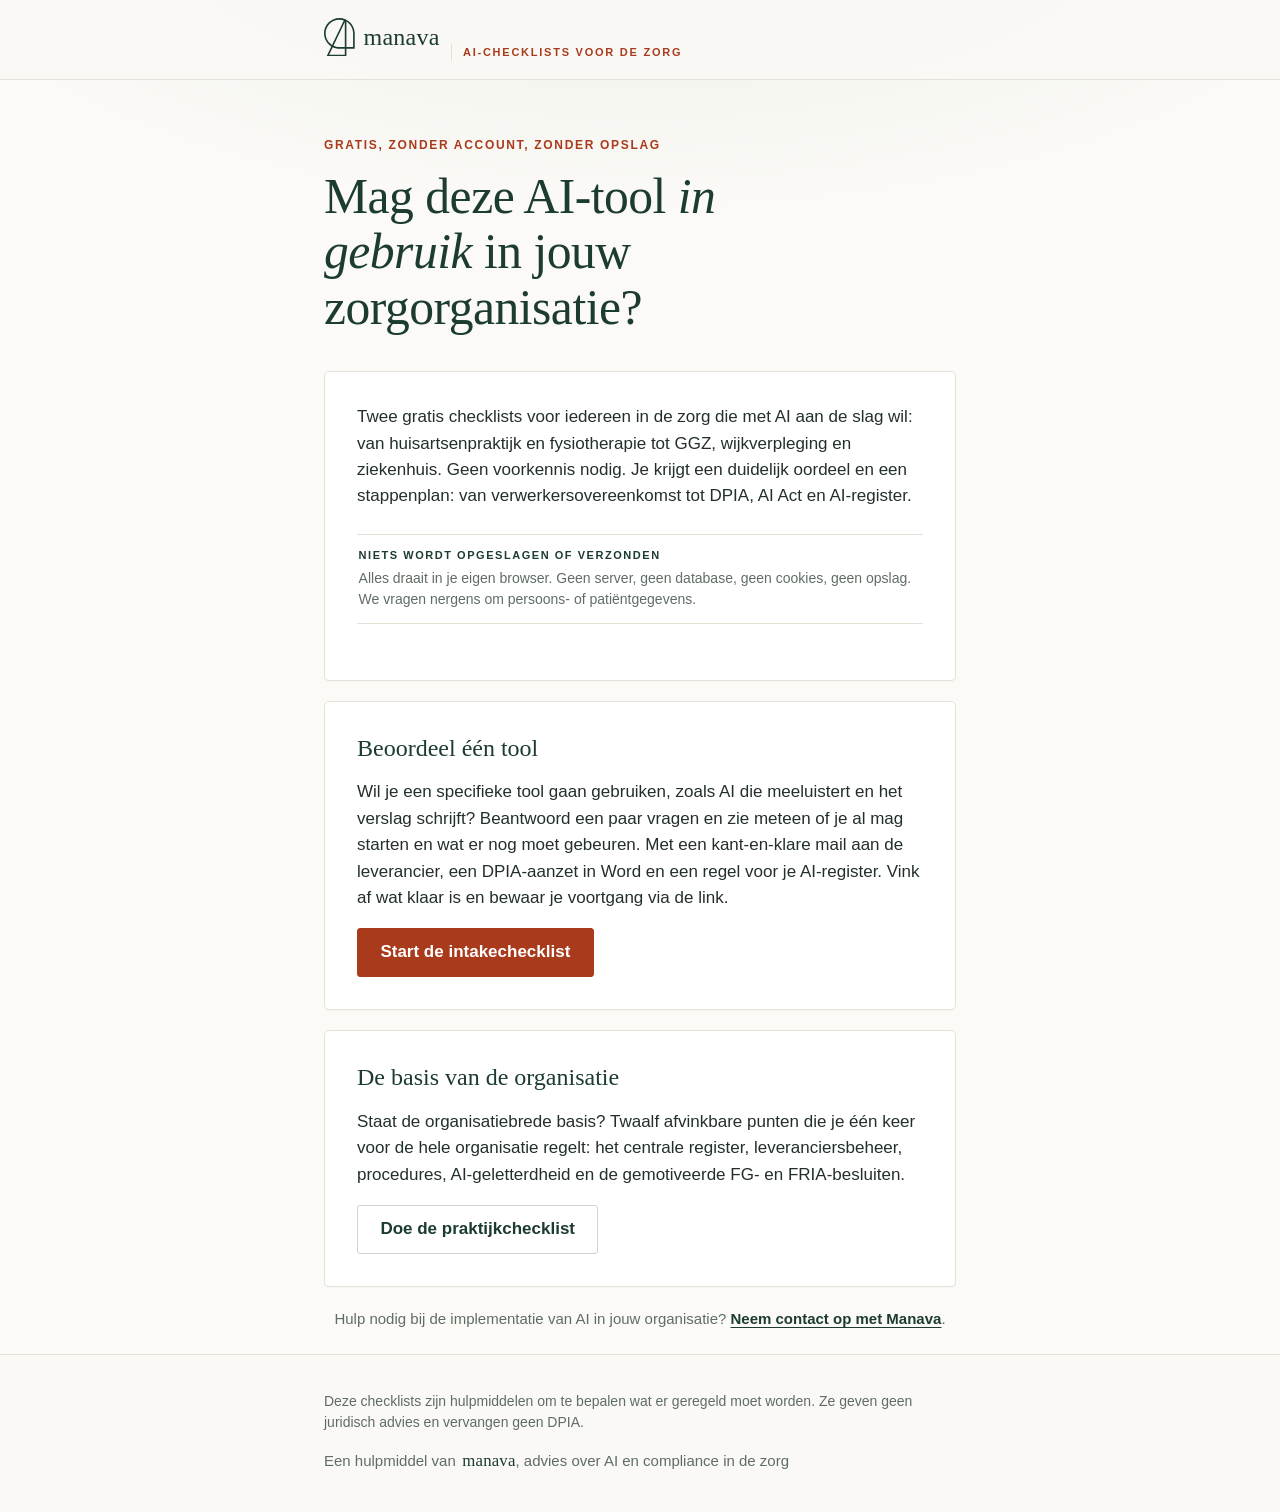
<file: index.html>
<!DOCTYPE html>
<html lang="nl">
<head>
  <meta charset="utf-8">
  <meta name="viewport" content="width=device-width, initial-scale=1">
  <meta name="description" content="Gratis AI-checklists voor de zorg: check of een AI-tool in gebruik mag en wat je moet regelen (AVG, verwerkersovereenkomst, DPIA, AI Act, AI-register). Voor huisartsen, GGZ, fysio, wijkverpleging en ziekenhuizen. Geen account, niets wordt opgeslagen.">
  <title>AI-checklists voor de zorg: AI verantwoord implementeren · Manava</title>
  <link rel="canonical" href="https://intake.manava.nl/">
  <link rel="icon" href="favicon.svg" type="image/svg+xml">
  <meta property="og:title" content="Mag deze AI-tool in gebruik in jouw zorgorganisatie?">
  <meta property="og:site_name" content="Manava">
  <meta property="og:description" content="Twee gratis checklists: een helder oordeel en een stappenplan per tool, plus de basis voor je hele organisatie. Geen account, niets wordt opgeslagen.">
  <meta property="og:image:width" content="1200">
  <meta property="og:image:height" content="630">
  <meta property="og:type" content="website">
  <meta property="og:url" content="https://intake.manava.nl/">
  <meta property="og:image" content="https://intake.manava.nl/og.png">
  <meta property="og:locale" content="nl_NL">
  <meta name="twitter:card" content="summary_large_image">
  <link rel="stylesheet" href="styles.css?v=5">
</head>
<body>
  <a class="skip-link" href="#main">Direct naar de inhoud</a>

  <header class="masthead">
    <div class="wrap masthead-inner">
      <a class="wordmark" href="https://www.manava.nl" rel="noopener"><svg class="logo-mark" viewBox="0 0 98.88 123.513" aria-hidden="true"><path fill="currentColor" d="M98.88,49.439C98.88,22.179,76.702,0,49.44,0S0,22.179,0,49.439c0,17.785,9.443,33.402,23.575,42.113l-15.311,31.96h63.905v-24.634h26.712v-49.44ZM66.925,93.636h-17.485c-6.794,0-13.234-1.544-18.991-4.296L66.925,13.203v80.433ZM5.244,49.439C5.244,25.07,25.07,5.244,49.44,5.244c5.017,0,9.836.852,14.334,2.399L25.857,86.79c-12.375-7.841-20.613-21.648-20.613-37.35ZM66.925,118.269H16.59l11.594-24.2c6.443,3.081,13.651,4.811,21.256,4.811h17.485v19.39ZM93.637,93.636h-21.468V11.553c12.851,7.738,21.468,21.824,21.468,37.887v44.196Z"/></svg><span>manava</span></a>
      <span class="masthead-tag">AI-checklists voor de zorg</span>
    </div>
  </header>

  <div class="hero">
    <div class="wrap">
      <p class="eyebrow">Gratis, zonder account, zonder opslag</p>
      <h1>Mag deze AI-tool <em>in gebruik</em> in jouw zorgorganisatie?</h1>
    </div>
  </div>

  <main id="main" class="wrap" tabindex="-1">

    <div class="card">
      <p class="lede">
        Twee gratis checklists voor iedereen in de zorg die met AI aan de slag
        wil: van huisartsenpraktijk en fysiotherapie tot GGZ, wijkverpleging en
        ziekenhuis. Geen voorkennis nodig. Je krijgt een duidelijk oordeel en een
        stappenplan: van verwerkersovereenkomst tot DPIA, AI Act en AI-register.
      </p>
      <div class="privacy-note" role="note">
        <strong>Niets wordt opgeslagen of verzonden</strong>
        Alles draait in je eigen browser. Geen server, geen database, geen
        cookies, geen opslag. We vragen nergens om persoons- of patiëntgegevens.
      </div>
    </div>

    <div class="card">
      <h2>Beoordeel één tool</h2>
      <p>
        Wil je een specifieke tool gaan gebruiken, zoals AI die meeluistert en
        het verslag schrijft? Beantwoord een paar vragen en zie meteen of je al
        mag starten en wat er nog moet gebeuren. Met een kant-en-klare mail aan
        de leverancier, een DPIA-aanzet in Word en een regel voor je AI-register.
        Vink af wat klaar is en bewaar je voortgang via de link.
      </p>
      <a class="btn btn-primary" href="intake.html">Start de intakechecklist</a>
    </div>

    <div class="card">
      <h2>De basis van de organisatie</h2>
      <p>
        Staat de organisatiebrede basis? Twaalf afvinkbare punten die je één keer
        voor de hele organisatie regelt: het centrale register, leveranciersbeheer,
        procedures, AI-geletterdheid en de gemotiveerde FG- en FRIA-besluiten.
      </p>
      <a class="btn btn-ghost" href="praktijk.html">Doe de praktijkchecklist</a>
    </div>

    <p class="advice-cta">
      Hulp nodig bij de implementatie van AI in jouw organisatie?
      <a href="https://www.manava.nl/#contact" rel="noopener">Neem contact op met Manava</a>.
    </p>

  </main>

  <footer class="site-footer">
    <div class="wrap">
      <p class="disclaimer">Deze checklists zijn hulpmiddelen om te bepalen wat er
      geregeld moet worden. Ze geven geen juridisch advies en vervangen geen DPIA.</p>
      <p class="attribution">Een hulpmiddel van <a class="wordmark wordmark-sm" href="https://www.manava.nl" rel="noopener">manava</a>, advies over AI en compliance in de zorg</p>
    </div>
  </footer>
</body>
</html>
</file>
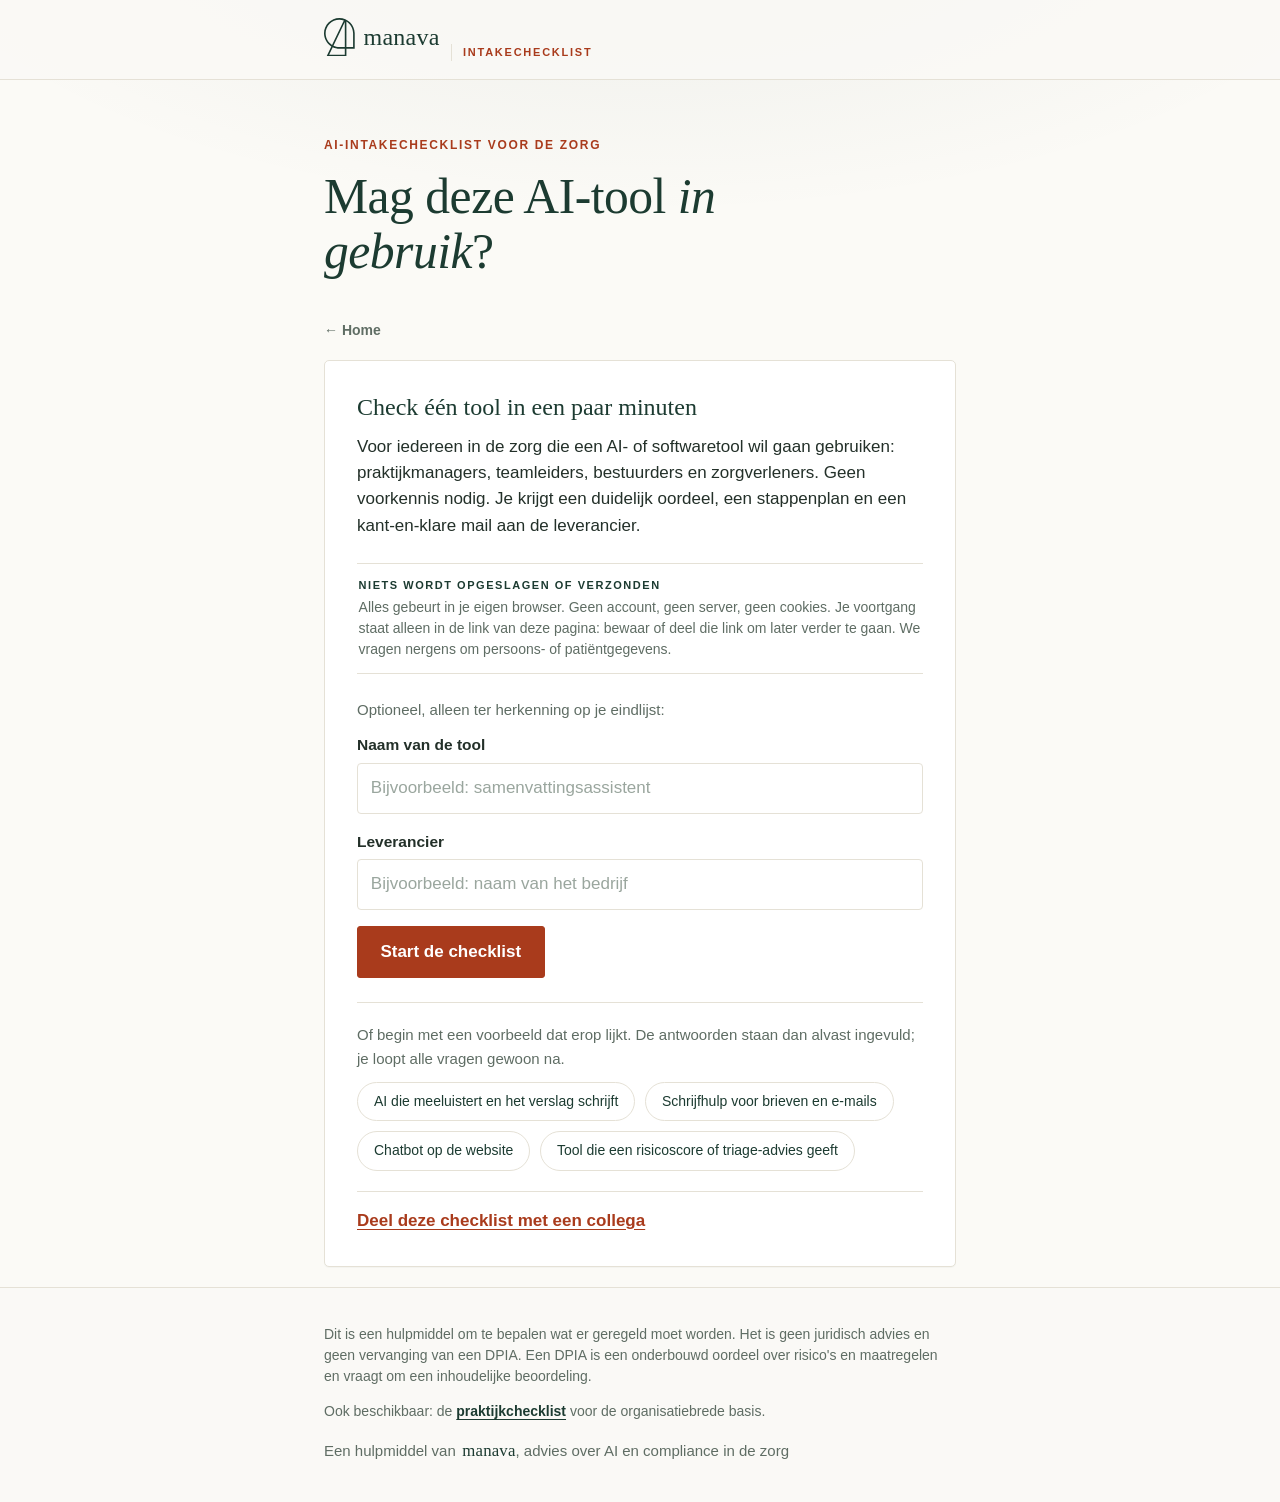
<file: intake.html>
<!DOCTYPE html>
<html lang="nl">
<head>
  <meta charset="utf-8">
  <meta name="viewport" content="width=device-width, initial-scale=1">
  <meta name="description" content="Mag deze AI-tool in gebruik in jouw zorgorganisatie? Gratis AI-intakechecklist: beantwoord een paar vragen en krijg een stappenplan, een mail aan de leverancier en een DPIA-aanzet. Geen account, niets wordt opgeslagen.">
  <title>AI-intakechecklist voor de zorg: mag deze tool in gebruik? · Manava</title>
  <link rel="icon" href="favicon.svg" type="image/svg+xml">
  <link rel="canonical" href="https://intake.manava.nl/intake.html">
  <meta name="theme-color" content="#fbfaf6">
  <meta property="og:site_name" content="Manava">
  <meta property="og:title" content="Mag deze AI-tool in gebruik in jouw zorgorganisatie?">
  <meta property="og:description" content="Gratis intake in een paar minuten: een helder oordeel, een stappenplan en een mail aan de leverancier. Geen account, niets wordt opgeslagen.">
  <meta property="og:type" content="website">
  <meta property="og:url" content="https://intake.manava.nl/intake.html">
  <meta property="og:image" content="https://intake.manava.nl/og.png">
  <meta property="og:image:width" content="1200">
  <meta property="og:image:height" content="630">
  <meta property="og:locale" content="nl_NL">
  <meta name="twitter:card" content="summary_large_image">
  <script type="application/ld+json">
  {
    "@context": "https://schema.org",
    "@type": "WebApplication",
    "name": "AI-intakechecklist voor de zorg",
    "url": "https://intake.manava.nl/intake.html",
    "applicationCategory": "BusinessApplication",
    "operatingSystem": "Webbrowser",
    "inLanguage": "nl",
    "isAccessibleForFree": true,
    "offers": {"@type": "Offer", "price": "0", "priceCurrency": "EUR"},
    "description": "Bepaal wat je moet regelen voordat een AI-tool in gebruik gaat in een zorgorganisatie: AVG, verwerkersovereenkomst, DPIA, AI Act en medische hulpmiddelen.",
    "publisher": {"@type": "Organization", "name": "Manava", "url": "https://www.manava.nl/"}
  }
  </script>
  <link rel="stylesheet" href="styles.css?v=5">
</head>
<body>
  <a class="skip-link" href="#main">Direct naar de inhoud</a>

  <header class="masthead">
    <div class="wrap masthead-inner">
      <a class="wordmark" href="https://www.manava.nl" rel="noopener"><svg class="logo-mark" viewBox="0 0 98.88 123.513" aria-hidden="true"><path fill="currentColor" d="M98.88,49.439C98.88,22.179,76.702,0,49.44,0S0,22.179,0,49.439c0,17.785,9.443,33.402,23.575,42.113l-15.311,31.96h63.905v-24.634h26.712v-49.44ZM66.925,93.636h-17.485c-6.794,0-13.234-1.544-18.991-4.296L66.925,13.203v80.433ZM5.244,49.439C5.244,25.07,25.07,5.244,49.44,5.244c5.017,0,9.836.852,14.334,2.399L25.857,86.79c-12.375-7.841-20.613-21.648-20.613-37.35ZM66.925,118.269H16.59l11.594-24.2c6.443,3.081,13.651,4.811,21.256,4.811h17.485v19.39ZM93.637,93.636h-21.468V11.553c12.851,7.738,21.468,21.824,21.468,37.887v44.196Z"/></svg><span>manava</span></a>
      <span class="masthead-tag">intakechecklist</span>
    </div>
  </header>

  <div class="hero">
    <div class="wrap">
      <p class="eyebrow">AI-intakechecklist voor de zorg</p>
      <h1>Mag deze AI-tool <em>in gebruik</em>?</h1>
    </div>
  </div>

  <main id="main" class="wrap" tabindex="-1">

    <div class="topnav no-print">
      <a class="btn-back-link" id="link-home" href="./">&larr; Home</a>
      <button type="button" id="btn-restart-top" class="btn-back-link" hidden>&larr; Opnieuw beginnen</button>
    </div>

    <!-- ============ STARTSCHERM ============ -->
    <section id="screen-start" class="screen card" aria-labelledby="start-title">
      <h2 id="start-title">Check één tool in een paar minuten</h2>
      <p class="lede">
        Voor iedereen in de zorg die een AI- of softwaretool wil gaan gebruiken:
        praktijkmanagers, teamleiders, bestuurders en zorgverleners. Geen
        voorkennis nodig. Je krijgt een duidelijk oordeel, een stappenplan en een
        kant-en-klare mail aan de leverancier.
      </p>

      <div class="privacy-note" role="note">
        <strong>Niets wordt opgeslagen of verzonden</strong>
        Alles gebeurt in je eigen browser. Geen account, geen server, geen
        cookies. Je voortgang staat alleen in de link van deze pagina: bewaar of
        deel die link om later verder te gaan. We vragen nergens om persoons- of
        patiëntgegevens.
      </div>

      <form id="start-form" novalidate>
        <p class="field-hint">Optioneel, alleen ter herkenning op je eindlijst:</p>
        <div class="field">
          <label for="tool-name">Naam van de tool</label>
          <input type="text" id="tool-name" name="toolName" autocomplete="off"
                 placeholder="Bijvoorbeeld: samenvattingsassistent">
        </div>
        <div class="field">
          <label for="vendor-name">Leverancier</label>
          <input type="text" id="vendor-name" name="vendorName" autocomplete="off"
                 placeholder="Bijvoorbeeld: naam van het bedrijf">
        </div>
        <button type="submit" class="btn btn-primary">Start de checklist</button>
      </form>

      <div class="profiles">
        <p class="field-hint">Of begin met een voorbeeld dat erop lijkt. De
        antwoorden staan dan alvast ingevuld; je loopt alle vragen gewoon na.</p>
        <div id="profile-chips" class="profile-chips"></div>
      </div>

      <div class="share-row">
        <button type="button" id="btn-share" class="btn-link">Deel deze checklist met een collega</button>
        <span id="share-status" class="copy-status" role="status" aria-live="polite"></span>
      </div>
    </section>

    <!-- ============ VRAAGSCHERM ============ -->
    <section id="screen-question" class="screen card" hidden aria-labelledby="q-title">
      <div class="progress" aria-hidden="true">
        <div class="progress-bar"><span id="progress-fill"></span></div>
        <p class="progress-text" id="progress-text"></p>
      </div>

      <form id="question-form">
        <fieldset>
          <legend id="q-title" class="question-title"></legend>
          <p id="q-help" class="question-help" hidden></p>
          <div id="q-options" class="options" role="radiogroup" aria-labelledby="q-title"></div>
          <div id="q-textwrap" class="field" hidden>
            <label id="q-text-label" for="q-textinput"></label>
            <input type="text" id="q-textinput" autocomplete="off">
          </div>
        </fieldset>

        <div id="q-explanation" class="explanation" role="note" hidden></div>

        <div class="nav">
          <button type="button" id="btn-back" class="btn btn-ghost">Vorige</button>
          <button type="submit" id="btn-next" class="btn btn-primary">Volgende</button>
        </div>
      </form>
    </section>

    <!-- ============ RESULTAATSCHERM ============ -->
    <section id="screen-result" class="screen" hidden aria-labelledby="result-title">
      <div class="card result-head">
        <h2 id="result-title">Jouw uitkomst</h2>
        <p id="result-subject" class="result-subject"></p>
        <p id="result-date" class="result-date"></p>
        <div id="result-status" class="status" role="status" aria-live="polite">
          <p id="status-headline" class="status-headline"></p>
          <p id="status-sub" class="status-sub"></p>
          <ul id="status-list" class="status-list"></ul>
          <p id="status-tip" class="status-tip"></p>
        </div>
        <div class="done-progress" aria-hidden="true">
          <div class="progress-bar"><span id="progress-done-fill"></span></div>
        </div>
        <p id="progress-done-text" class="progress-text"></p>
      </div>

      <div id="result-flags" class="card flags" hidden>
        <p class="flag-tag">Let op</p>
        <h3>Eerst uitzoeken</h3>
        <ul id="flags-list" class="artefact-list"></ul>
      </div>

      <div id="result-steps"></div>

      <div id="action-holder" hidden>
        <div id="letter-actions" class="step-actions no-print">
          <button type="button" id="btn-letter-mail" class="btn btn-primary">Open de mail aan de leverancier</button>
          <button type="button" id="btn-letter-copy" class="btn-link">of kopieer de tekst</button>
          <span id="letter-status" class="copy-status" role="status" aria-live="polite"></span>
        </div>
        <div id="dpia-actions" class="step-actions no-print">
          <p class="step-actions-text">Handig voor dit gesprek: een aanzet voor de DPIA met je antwoorden alvast ingevuld. Wordt in je eigen browser gemaakt.</p>
          <button type="button" id="btn-dpia" class="btn btn-ghost">Download DPIA-aanzet (Word)</button>
        </div>
        <div id="register-actions" class="step-actions no-print">
          <button type="button" id="btn-csv" class="btn btn-ghost">Download de regel voor je AI-register (Excel)</button>
        </div>
      </div>

      <div class="card actions no-print">
        <h3>Bewaar je voortgang</h3>
        <p class="step-intro">Je vinkjes en antwoorden staan in de link van deze pagina. Bewaar die link, of stuur hem naar een collega of je FG.</p>
        <div class="actions-buttons">
          <button type="button" id="btn-link" class="btn btn-primary">Kopieer de link naar deze checklist</button>
          <button type="button" id="btn-print" class="btn btn-ghost">Print of sla op als PDF</button>
        </div>
        <span id="link-status" class="copy-status" role="status" aria-live="polite"></span>
        <details class="more-actions">
          <summary>Meer opties</summary>
          <div class="more-actions-body">
            <button type="button" id="btn-copy" class="btn-link">Kopieer de checklist als tekst</button>
            <span id="copy-status" class="copy-status" role="status" aria-live="polite"></span>
            <button type="button" id="btn-restart" class="btn-link">Een andere tool checken</button>
          </div>
        </details>
      </div>

      <p class="advice-cta no-print">
        Is de basis van je organisatie op orde? Doe ook de
        <a href="praktijk.html">praktijkchecklist</a>. Hulp nodig bij de
        implementatie, de DPIA of het AI-register?
        <a href="https://www.manava.nl/#contact" rel="noopener">Neem contact op met Manava</a>.
      </p>
    </section>

  </main>

  <footer class="site-footer">
    <div class="wrap">
      <p class="disclaimer" id="disclaimer-footer"></p>
      <p class="footer-links no-print">Ook beschikbaar: de <a href="praktijk.html">praktijkchecklist</a> voor de organisatiebrede basis.</p>
      <p class="attribution">Een hulpmiddel van <a class="wordmark wordmark-sm" href="https://www.manava.nl" rel="noopener">manava</a>, advies over AI en compliance in de zorg</p>
    </div>
  </footer>

  <script src="app.js?v=3"></script>
</body>
</html>
</file>
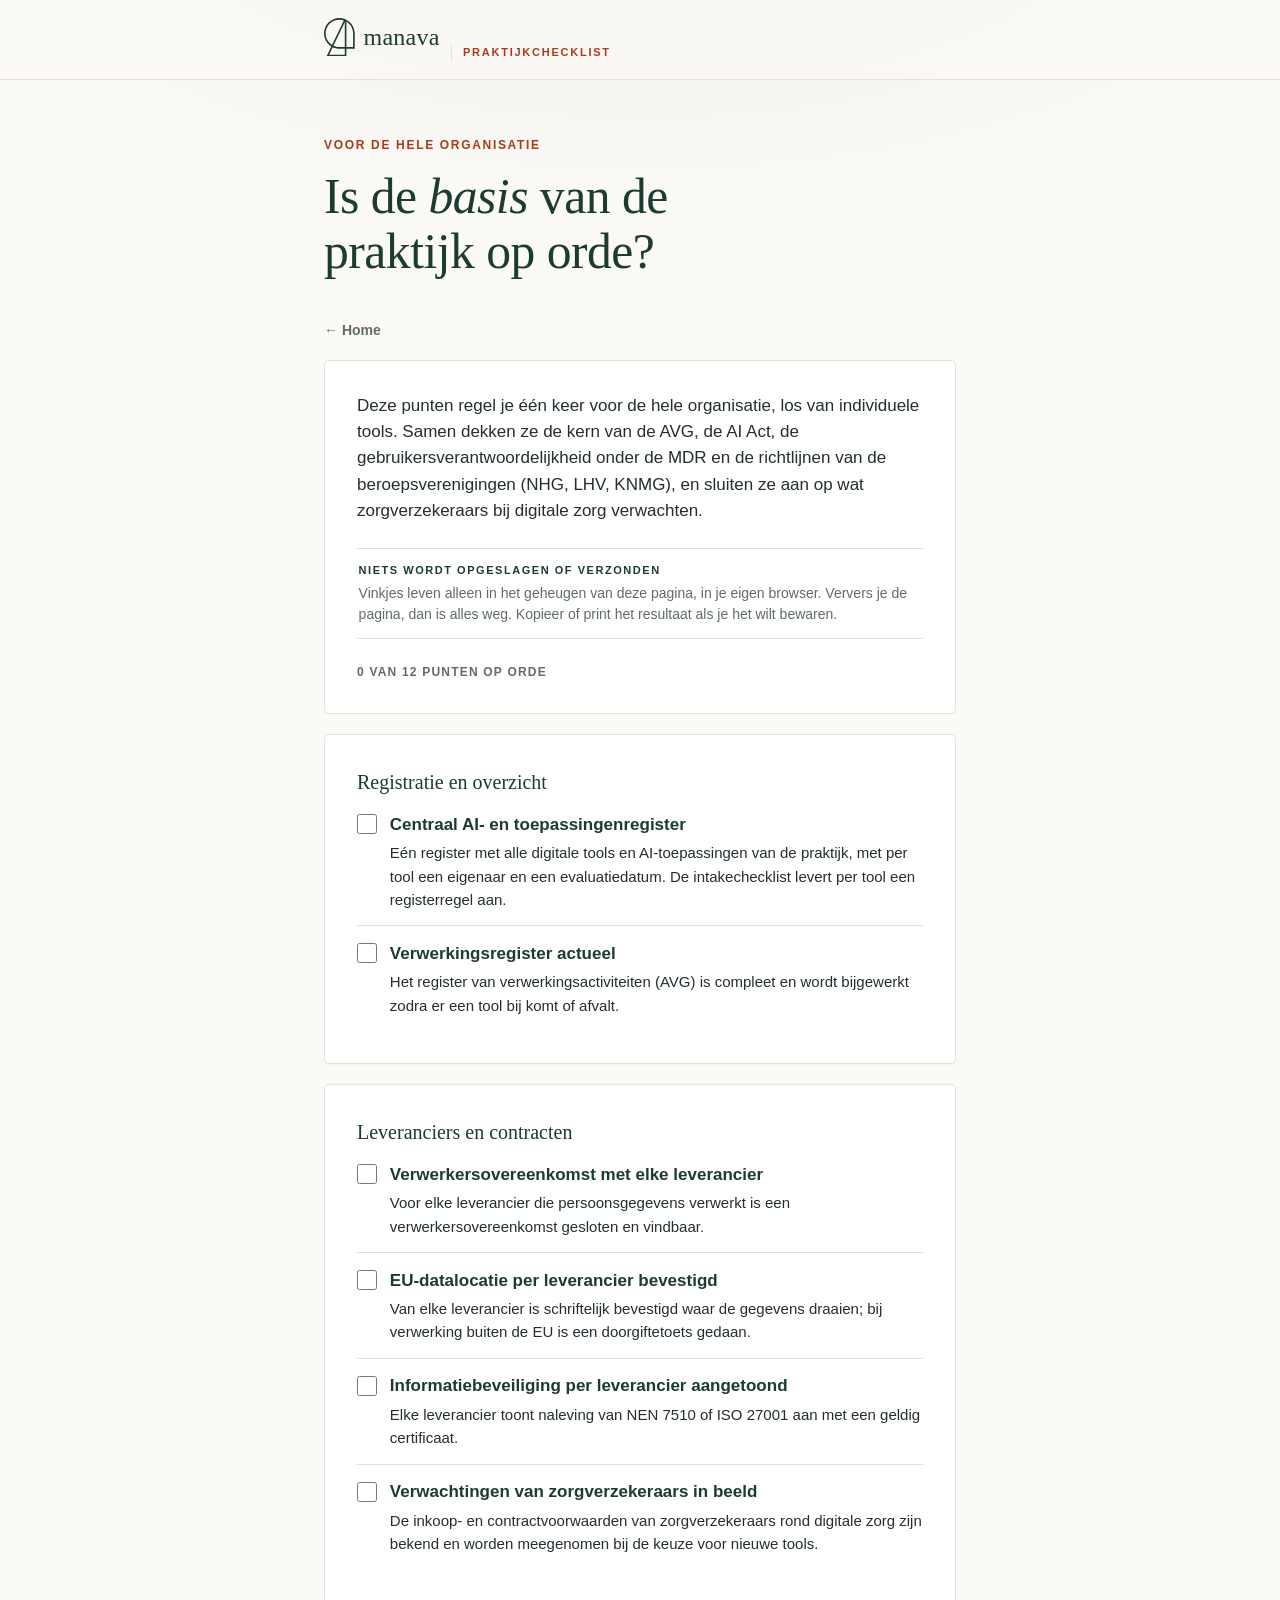
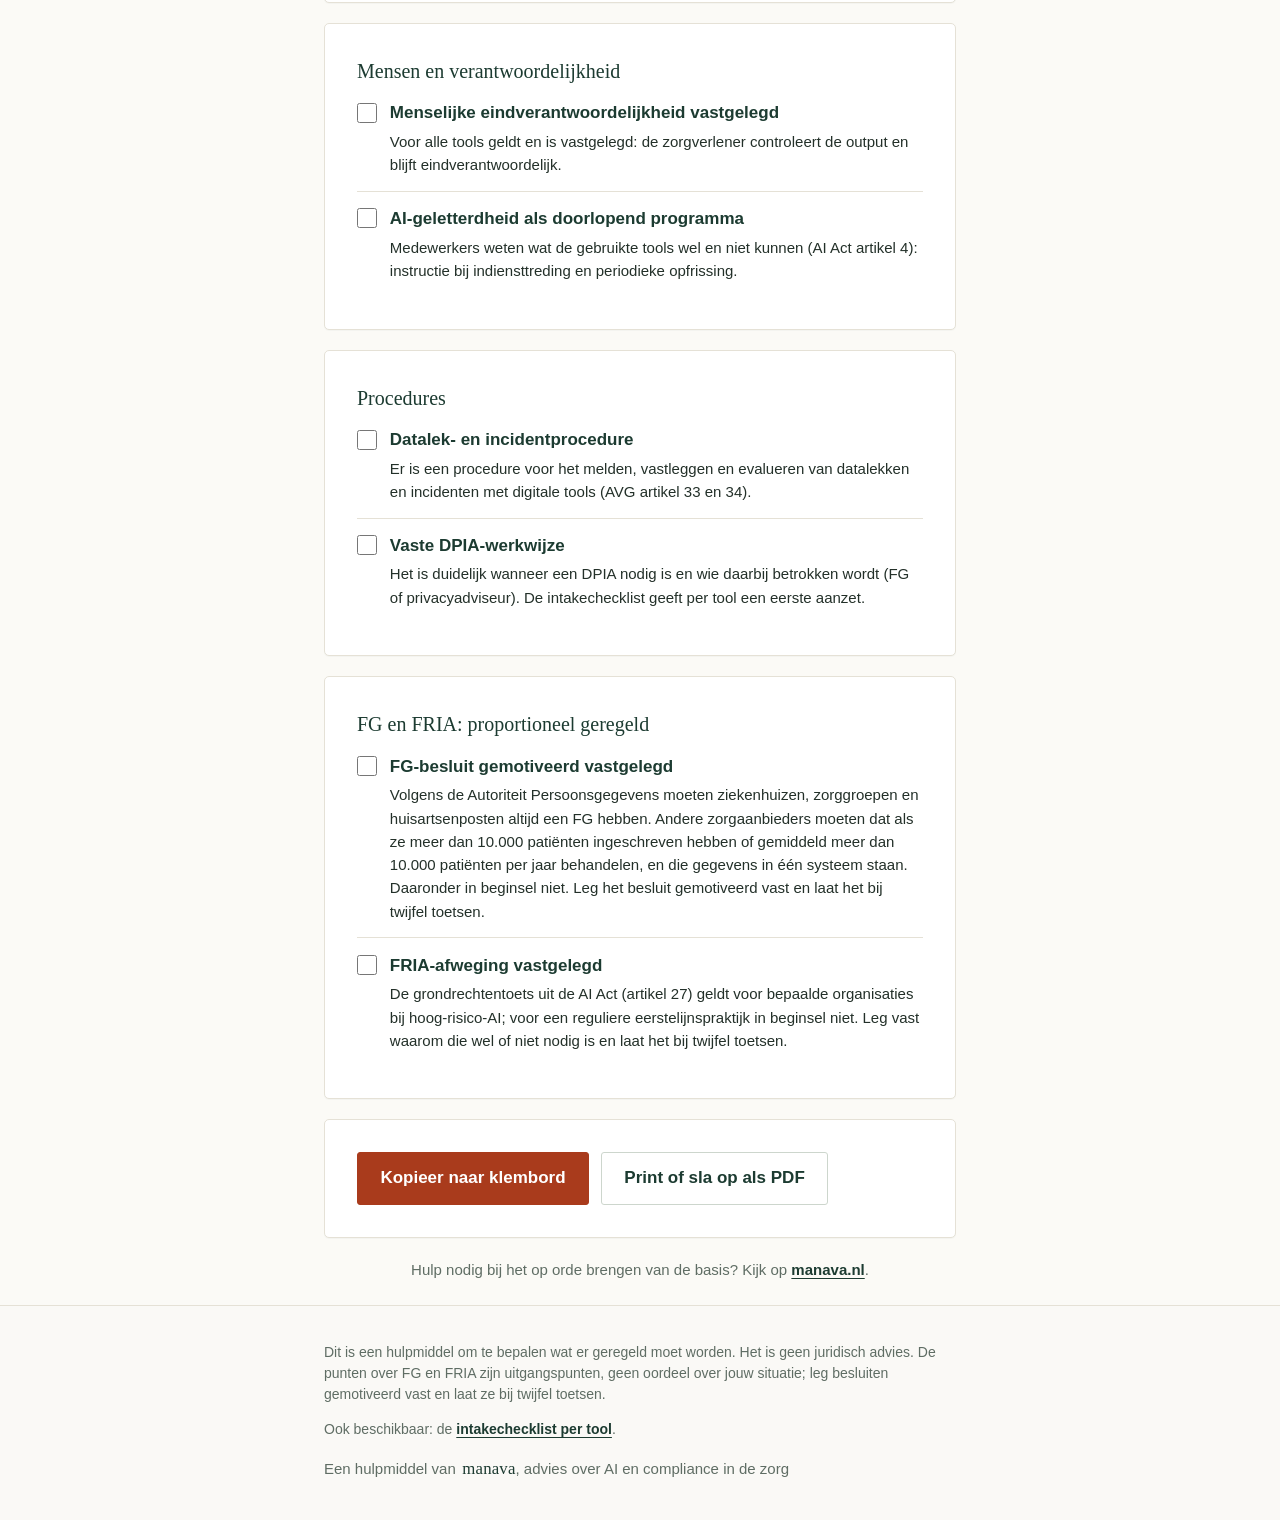
<file: praktijk.html>
<!DOCTYPE html>
<html lang="nl">
<head>
  <meta charset="utf-8">
  <meta name="viewport" content="width=device-width, initial-scale=1">
  <meta name="description" content="Praktijkchecklist voor zorgorganisaties: de organisatiebrede basis voor verantwoord gebruik van AI- en softwaretools. Niets wordt opgeslagen of verzonden.">
  <title>Praktijkchecklist: de AI-basis van je zorgorganisatie op orde · Manava</title>
  <link rel="canonical" href="https://intake.manava.nl/praktijk.html">
  <link rel="icon" href="favicon.svg" type="image/svg+xml">
  <meta property="og:title" content="Is de AI-basis van jouw zorgorganisatie op orde?">
  <meta property="og:site_name" content="Manava">
  <meta property="og:description" content="De organisatiebrede basis voor verantwoord gebruik van AI- en softwaretools in de zorg. Niets wordt opgeslagen of verzonden.">
  <meta property="og:type" content="website">
  <meta property="og:url" content="https://intake.manava.nl/praktijk.html">
  <meta property="og:image" content="https://intake.manava.nl/og.png">
  <meta property="og:locale" content="nl_NL">
  <meta name="twitter:card" content="summary_large_image">
  <link rel="stylesheet" href="styles.css?v=5">
</head>
<body>
  <a class="skip-link" href="#main">Direct naar de inhoud</a>

  <header class="masthead">
    <div class="wrap masthead-inner">
      <a class="wordmark" href="https://www.manava.nl" rel="noopener"><svg class="logo-mark" viewBox="0 0 98.88 123.513" aria-hidden="true"><path fill="currentColor" d="M98.88,49.439C98.88,22.179,76.702,0,49.44,0S0,22.179,0,49.439c0,17.785,9.443,33.402,23.575,42.113l-15.311,31.96h63.905v-24.634h26.712v-49.44ZM66.925,93.636h-17.485c-6.794,0-13.234-1.544-18.991-4.296L66.925,13.203v80.433ZM5.244,49.439C5.244,25.07,25.07,5.244,49.44,5.244c5.017,0,9.836.852,14.334,2.399L25.857,86.79c-12.375-7.841-20.613-21.648-20.613-37.35ZM66.925,118.269H16.59l11.594-24.2c6.443,3.081,13.651,4.811,21.256,4.811h17.485v19.39ZM93.637,93.636h-21.468V11.553c12.851,7.738,21.468,21.824,21.468,37.887v44.196Z"/></svg><span>manava</span></a>
      <span class="masthead-tag">praktijkchecklist</span>
    </div>
  </header>

  <div class="hero">
    <div class="wrap">
      <p class="eyebrow">Voor de hele organisatie</p>
      <h1>Is de <em>basis</em> van de praktijk op orde?</h1>
    </div>
  </div>

  <main id="main" class="wrap" tabindex="-1">

    <div class="topnav no-print">
      <a class="btn-back-link" href="./">&larr; Home</a>
    </div>

    <div class="card">
      <p id="praktijk-intro" class="lede"></p>
      <div class="privacy-note" role="note">
        <strong>Niets wordt opgeslagen of verzonden</strong>
        Vinkjes leven alleen in het geheugen van deze pagina, in je eigen browser.
        Ververs je de pagina, dan is alles weg. Kopieer of print het resultaat als
        je het wilt bewaren.
      </div>
      <p class="progress-text" id="praktijk-counter" role="status" aria-live="polite"></p>
    </div>

    <div id="praktijk-groups"></div>

    <div class="card actions no-print">
      <div class="actions-buttons">
        <button type="button" id="btn-copy" class="btn btn-primary">Kopieer naar klembord</button>
        <button type="button" id="btn-print" class="btn btn-ghost">Print of sla op als PDF</button>
      </div>
      <span id="copy-status" class="copy-status" role="status" aria-live="polite"></span>
    </div>

    <p class="advice-cta no-print">
      Hulp nodig bij het op orde brengen van de basis?
      Kijk op <a href="https://www.manava.nl" rel="noopener">manava.nl</a>.
    </p>

  </main>

  <footer class="site-footer">
    <div class="wrap">
      <p class="disclaimer" id="praktijk-disclaimer"></p>
      <p class="footer-links no-print">Ook beschikbaar: de <a href="intake.html">intakechecklist per tool</a>.</p>
      <p class="attribution">Een hulpmiddel van <a class="wordmark wordmark-sm" href="https://www.manava.nl" rel="noopener">manava</a>, advies over AI en compliance in de zorg</p>
    </div>
  </footer>

  <script src="praktijk.js?v=2"></script>
</body>
</html>
</file>
<file: styles.css>
/* =========================================================================
   AI-INTAKECHECKLIST - styles
   Vormgeving in de Manava-huisstijl: diep bosgroen, een steenrode (rust)
   actiekleur, serif-koppen met cursieve accenten, en een fijn rasterpatroon
   op warm wit. Mobile first (ontworpen op 375px), schaalt omhoog.

   Wil je de kleuren wijzigen? Pas de variabelen onder :root aan.
   ========================================================================= */

:root {
  /* Merkkleuren */
  --green:      #1c3b31;   /* diep bosgroen: koppen, structuur */
  --green-dark: #12281f;   /* donkerder: hover, focus */
  --green-soft: #eef2ee;   /* lichte tint: geselecteerde staat, ok-vlak */

  --rust:       #a93b1c;   /* steenrood: knoppen, accenten, aandacht */
  --rust-dark:  #86290e;   /* donkerder: hover */
  --rust-soft:  #f6ebe5;   /* lichte tint: rode vlaggen, waarschuwing */

  --ink:        #233029;   /* bodytekst */
  --muted:      #5f6d64;   /* bijschriften */
  --paper:      #fbfaf6;   /* warme achtergrond */
  --card:       #ffffff;
  --line:       #e5e1d6;   /* randen */
  --grid:       #ebe7dc;   /* rasterlijnen (subtiel) */

  --radius: 5px;
  --maxw: 42rem;

  --serif: Georgia, "Iowan Old Style", "Palatino Linotype", "Book Antiqua",
           "Times New Roman", serif;
  --sans: -apple-system, BlinkMacSystemFont, "Segoe UI", Roboto, "Helvetica Neue",
          Arial, "Noto Sans", sans-serif;
}

* { box-sizing: border-box; }
html { -webkit-text-size-adjust: 100%; }
[hidden] { display: none !important; }

body {
  margin: 0;
  font-family: var(--sans);
  font-size: 1.0625rem;
  line-height: 1.55;
  color: var(--ink);
  background-color: var(--paper);
  /* Zachte, rustige achtergrond: warm papier met een lichte groene
     gloed bovenaan in plaats van het drukke rasterpatroon. */
  background-image:
    radial-gradient(1100px 480px at 50% -120px, rgba(28, 59, 49, 0.07), transparent 70%);
  background-repeat: no-repeat;
}

.wrap {
  width: 100%;
  max-width: var(--maxw);
  margin: 0 auto;
  padding: 0 1.25rem;
}

/* ---- Skip-link ---- */
.skip-link {
  position: absolute;
  left: -9999px;
  top: 0;
  background: var(--green);
  color: #fff;
  padding: 0.6rem 1rem;
  z-index: 10;
}
.skip-link:focus { left: 0; }

/* ---- Masthead (merk) ---- */
.masthead {
  border-bottom: 1px solid var(--line);
  background: rgba(251, 250, 246, 0.85);
}
.masthead-inner {
  display: flex;
  align-items: baseline;
  gap: 0.7rem;
  padding-top: 1.1rem;
  padding-bottom: 1.1rem;
}
.wordmark {
  font-family: var(--serif);
  font-size: 1.5rem;
  font-weight: 400;
  letter-spacing: 0.01em;
  color: var(--green);
  line-height: 1;
  text-decoration: none;
}
a.wordmark:hover { text-decoration: underline; text-underline-offset: 4px; }
a.wordmark:focus-visible { outline: 3px solid var(--green-dark); outline-offset: 3px; }
.masthead-tag {
  font-size: 0.6875rem;
  letter-spacing: 0.16em;
  text-transform: uppercase;
  color: var(--rust);
  font-weight: 600;
  padding-left: 0.7rem;
  border-left: 1px solid var(--line);
}

/* ---- Hero ---- */
.hero {
  padding: 2.5rem 0 1.75rem;
}
.eyebrow {
  margin: 0 0 0.9rem;
  font-size: 0.75rem;
  letter-spacing: 0.14em;
  text-transform: uppercase;
  color: var(--rust);
  font-weight: 600;
}
.hero h1 {
  margin: 0;
  font-family: var(--serif);
  font-weight: 400;
  font-size: clamp(2rem, 7vw, 3.1rem);
  line-height: 1.12;
  letter-spacing: -0.01em;
  color: var(--green);
  max-width: 18ch;
}
.hero h1 em {
  font-style: italic;
}

main { padding: 0.5rem 0 3rem; outline: none; }
main.wrap { padding-left: 1.25rem; padding-right: 1.25rem; }

/* ---- Terugweg linksboven ---- */
.topnav { min-height: 0; }
.btn-back-link {
  background: none;
  border: 0;
  padding: 0.25rem 0;
  margin: 0 0 0.9rem;
  font: inherit;
  font-size: 0.875rem;
  font-weight: 600;
  color: var(--muted);
  cursor: pointer;
}
.btn-back-link:hover { color: var(--green-dark); text-decoration: underline; text-underline-offset: 3px; }
.btn-back-link:focus-visible { outline: 3px solid var(--green-dark); outline-offset: 2px; }
a.btn-back-link { display: inline-block; text-decoration: none; }

/* ---- Afvinkbare punten (praktijkchecklist) ---- */
.check-label {
  display: flex;
  align-items: flex-start;
  gap: 0.8rem;
  cursor: pointer;
}
.check-label input[type="checkbox"] {
  width: 1.25rem;
  height: 1.25rem;
  accent-color: var(--green);
  margin: 0.15rem 0 0;
  flex: 0 0 auto;
}
.check-label input[type="checkbox"]:focus-visible {
  outline: 3px solid var(--green-dark);
  outline-offset: 2px;
}
.check-label .artefact-title { display: block; }
.check-label .artefact-note { display: block; margin: 0.2rem 0 0; }
.check-done .artefact-title { color: var(--muted); }
.check-done .artefact-note { color: var(--muted); }

/* ---- Kaarten ---- */
.card {
  background: var(--card);
  border: 1px solid var(--line);
  border-radius: var(--radius);
  box-shadow: 0 1px 1px rgba(28, 59, 49, 0.03);
  padding: 1.5rem;
  margin-bottom: 1.25rem;
}

h2 {
  font-family: var(--serif);
  font-weight: 400;
  font-size: 1.5rem;
  line-height: 1.2;
  color: var(--green);
  margin: 0 0 0.75rem;
}
h3 {
  font-family: var(--serif);
  font-weight: 400;
  font-size: 1.25rem;
  color: var(--green);
  margin: 0 0 0.85rem;
}

.lede { margin: 0 0 1.5rem; color: var(--ink); }
.field-hint { margin: 0 0 0.75rem; color: var(--muted); font-size: 0.9375rem; }

/* ---- Privacybelofte: compact, zonder gekleurd vlak ---- */
.privacy-note {
  border-top: 1px solid var(--line);
  border-bottom: 1px solid var(--line);
  padding: 0.8rem 0.1rem;
  margin: 0 0 1.5rem;
  font-size: 0.875rem;
  line-height: 1.5;
  color: var(--muted);
}
.privacy-note strong {
  color: var(--green);
  font-size: 0.6875rem;
  letter-spacing: 0.14em;
  text-transform: uppercase;
  display: block;
  margin-bottom: 0.25rem;
}

/* ---- Formuliervelden ---- */
.field { margin-bottom: 1rem; }
.field label {
  display: block;
  font-weight: 600;
  margin-bottom: 0.35rem;
  font-size: 0.9688rem;
}
input[type="text"] {
  width: 100%;
  font: inherit;
  padding: 0.7rem 0.8rem;
  border: 1px solid var(--line);
  border-radius: 4px;
  background: #fff;
  color: var(--ink);
}
input[type="text"]::placeholder { color: #9aa69e; }
input[type="text"]:focus-visible {
  outline: 3px solid var(--green-dark);
  outline-offset: 1px;
  border-color: var(--green);
}

/* ---- Knoppen ---- */
.btn {
  font: inherit;
  font-weight: 600;
  cursor: pointer;
  border-radius: 3px;
  padding: 0.75rem 1.4rem;
  border: 1px solid transparent;
  min-height: 46px;
  transition: background-color 0.15s ease, border-color 0.15s ease, color 0.15s ease;
}
a.btn { display: inline-block; text-decoration: none; text-align: center; line-height: 1.35; }
.btn-primary { background: var(--rust); color: #fff; border-color: var(--rust); }
.btn-primary:hover { background: var(--rust-dark); border-color: var(--rust-dark); }
.btn-ghost { background: transparent; color: var(--green); border-color: #cdd6cd; }
.btn-ghost:hover { background: var(--green-soft); border-color: var(--green); }
.btn:focus-visible {
  outline: 3px solid var(--green-dark);
  outline-offset: 2px;
}

/* ---- Voorbeeldprofielen ---- */
.profiles { margin-top: 1.5rem; border-top: 1px solid var(--line); padding-top: 1.25rem; }
.profile-chips { display: flex; flex-wrap: wrap; gap: 0.6rem; }
.chip {
  font: inherit;
  font-size: 0.875rem;
  font-weight: 500;
  color: var(--green);
  background: #fff;
  border: 1px solid var(--line);
  border-radius: 999px;
  padding: 0.5rem 1rem;
  cursor: pointer;
  transition: border-color 0.15s ease, background 0.15s ease;
}
.chip:hover { border-color: var(--green); background: var(--green-soft); }
.chip:focus-visible { outline: 3px solid var(--green-dark); outline-offset: 2px; }

/* ---- Voortgang ---- */
.progress { margin-bottom: 1.5rem; }
.progress-bar {
  height: 4px;
  background: var(--line);
  border-radius: 0;
  overflow: hidden;
}
.progress-bar span {
  display: block;
  height: 100%;
  background: var(--green);
  transition: width 0.25s ease;
}
.progress-text {
  margin: 0.55rem 0 0;
  font-size: 0.75rem;
  letter-spacing: 0.1em;
  text-transform: uppercase;
  color: var(--muted);
  font-weight: 600;
}

/* ---- Vraag ---- */
fieldset { border: 0; margin: 0; padding: 0; min-width: 0; }
.question-title {
  font-family: var(--serif);
  font-weight: 400;
  font-size: 1.45rem;
  line-height: 1.22;
  color: var(--green);
  padding: 0;
  margin-bottom: 0.6rem;
}
.question-help {
  margin: 0 0 1rem;
  color: var(--muted);
  font-size: 0.9375rem;
}

.options { display: flex; flex-direction: column; gap: 0.6rem; margin-top: 0.5rem; }
.option {
  display: flex;
  align-items: center;
  gap: 0.75rem;
  padding: 0.9rem 1rem;
  border: 1px solid var(--line);
  border-radius: 4px;
  background: #fff;
  cursor: pointer;
  transition: border-color 0.15s ease, background 0.15s ease;
}
.option:hover { border-color: var(--green); }
.option input[type="radio"] {
  width: 1.2rem;
  height: 1.2rem;
  accent-color: var(--green);
  margin: 0;
  flex: 0 0 auto;
}
.option:has(input:checked) {
  border-color: var(--green);
  background: var(--green-soft);
  box-shadow: inset 0 0 0 1px var(--green);
}
.option:has(input:focus-visible) {
  outline: 3px solid var(--green-dark);
  outline-offset: 2px;
}
.option-label { font-weight: 500; }

/* ---- Uitleg / toelichting ---- */
.explanation {
  margin-top: 1rem;
  padding: 0.85rem 1rem;
  background: var(--green-soft);
  border: 1px solid #d9e2da;
  border-radius: 4px;
  font-size: 0.9375rem;
  line-height: 1.5;
}

/* ---- Navigatie ---- */
.nav {
  display: flex;
  gap: 0.75rem;
  margin-top: 1.75rem;
  flex-direction: column-reverse;
}
.nav .btn { width: 100%; }

/* ---- Resultaat ---- */
.result-subject {
  margin: 0 0 0.85rem;
  color: var(--muted);
  font-size: 0.9375rem;
}
.conclusion {
  margin: 0;
  font-weight: 600;
  padding: 0.9rem 1.1rem;
  border-radius: 4px;
  line-height: 1.4;
}
.conclusion-warn { background: var(--rust-soft); color: var(--rust-dark); border: 1px solid #e6c3b6; }
.conclusion-ok   { background: var(--green-soft); color: var(--green-dark); border: 1px solid #cadbcd; }

/* ---- Rode vlaggen ---- */
.flags { border: 1px solid #e2b8a9; border-left: 4px solid var(--rust); background: var(--rust-soft); }
.flag-tag {
  display: inline-block;
  margin: 0 0 0.6rem;
  font-size: 0.6875rem;
  letter-spacing: 0.14em;
  text-transform: uppercase;
  font-weight: 700;
  color: #fff;
  background: var(--rust);
  padding: 0.2rem 0.55rem;
  border-radius: 3px;
}
.flags h3 { color: var(--rust-dark); }

.artefact-list { list-style: none; margin: 0; padding: 0; }
.artefact { padding: 0.9rem 0; border-top: 1px solid var(--line); }
.artefact:first-child { border-top: 0; padding-top: 0; }
.flags .artefact { border-top-color: #eccabe; }

.artefact-title { margin: 0 0 0.2rem; font-weight: 600; color: var(--green); }
.artefact-note { margin: 0 0 0.35rem; color: var(--ink); font-size: 0.9375rem; }
.artefact-ask {
  margin: 0;
  font-size: 0.75rem;
  letter-spacing: 0.06em;
  text-transform: uppercase;
  color: var(--muted);
  font-weight: 600;
}
.flags .artefact-ask { color: var(--rust-dark); }

/* ---- DPIA-aanzet en opvraagbrief ---- */
.dpia { background: var(--green-soft); border-color: #d9e2da; }
.dpia-text { margin: 0 0 1rem; font-size: 0.9375rem; }
.dpia .btn-ghost { background: #fff; }
.letter-buttons { display: flex; flex-direction: column; gap: 0.6rem; }
.letter-buttons + .copy-status { display: block; margin-top: 0.6rem; }
.letter-buttons + .copy-status:empty { display: none; }

/* ---- Printdatum en advies ---- */
.result-date { display: none; }
.advice-cta {
  margin: 0 0 1.5rem;
  font-size: 0.9375rem;
  color: var(--muted);
  text-align: center;
}
.advice-cta a { color: var(--green); font-weight: 600; text-underline-offset: 3px; }
.advice-cta a:focus-visible { outline: 3px solid var(--green-dark); outline-offset: 2px; }

.actions { display: flex; flex-direction: column; gap: 0.9rem; }
.actions-buttons { display: flex; flex-direction: column; gap: 0.75rem; }
.actions-buttons .btn { width: 100%; }
.copy-status { color: var(--green-dark); font-size: 0.9375rem; font-weight: 600; }
.copy-status:empty { display: none; }
.actions-reset { border-top: 1px solid var(--line); padding-top: 0.9rem; }
.btn-link {
  background: none;
  border: 0;
  padding: 0;
  font: inherit;
  font-weight: 600;
  color: var(--rust);
  cursor: pointer;
  text-decoration: underline;
  text-underline-offset: 3px;
}
.btn-link:hover { color: var(--rust-dark); }
.btn-link:focus-visible { outline: 3px solid var(--green-dark); outline-offset: 2px; }

/* ---- Disclaimer & footer ---- */
.disclaimer {
  font-size: 0.875rem;
  color: var(--muted);
  line-height: 1.5;
  margin: 0.5rem 0 0;
}
.site-footer {
  border-top: 1px solid var(--line);
  background: rgba(251, 250, 246, 0.85);
  padding: 1.75rem 0 2.5rem;
}
.footer-links {
  margin: 0.9rem 0 0;
  font-size: 0.875rem;
  color: var(--muted);
}
.footer-links a { color: var(--green); font-weight: 600; text-underline-offset: 3px; }
.footer-links a:focus-visible { outline: 3px solid var(--green-dark); outline-offset: 2px; }
.attribution {
  margin: 1rem 0 0;
  font-size: 0.9375rem;
  color: var(--muted);
}
.wordmark-sm { font-size: 1.05rem; color: var(--green); padding-left: 0.15rem; }

/* ---- Vanaf tablet ---- */
@media (min-width: 42rem) {
  .card { padding: 2rem; }
  .hero { padding: 3.5rem 0 2.25rem; }
  .nav { flex-direction: row; justify-content: space-between; }
  .nav .btn { width: auto; }
  .nav #btn-next { min-width: 11rem; }
  .actions-buttons { flex-direction: row; flex-wrap: wrap; }
  .actions-buttons .btn { width: auto; }
  .letter-buttons { flex-direction: row; }
}

/* ---- Toegankelijkheid: respecteer voorkeur voor minder beweging ---- */
@media (prefers-reduced-motion: reduce) {
  * { transition: none !important; }
}

/* =========================================================================
   PRINT - schone weergave, past op maximaal twee A4'tjes, incl. disclaimer
   ========================================================================= */
@media print {
  body {
    background: #fff;
    background-image: none;
    font-size: 10.5pt;
    line-height: 1.35;
    color: #000;
  }

  .no-print,
  .masthead,
  .hero,
  .skip-link,
  #screen-start,
  #screen-question { display: none !important; }

  .wrap { max-width: none; padding: 0; }
  main { padding: 0; }

  .card {
    border: 1px solid #bbb;
    border-radius: 4px;
    box-shadow: none;
    padding: 0.55rem 0.75rem;
    margin-bottom: 0.5rem;
    break-inside: avoid;
  }

  h2 { font-size: 14pt; }
  h3 { font-size: 11.5pt; margin-bottom: 0.35rem; }

  .result-date { display: block; font-size: 9pt; color: #000; margin: 0 0 0.3rem; }

  .conclusion { border: 1px solid #999; padding: 0.4rem 0.6rem; }
  .conclusion-warn, .conclusion-ok { background: #f3f3f0 !important; color: #000; }

  .flags { background: #fff; border: 1.5px solid #000; }
  .flags h3 { color: #000; }
  .flag-tag { background: #000 !important; color: #fff; }

  .artefact { padding: 0.35rem 0; break-inside: avoid; }
  .artefact-title { font-size: 10.5pt; color: #000; }
  .artefact-note { font-size: 9.5pt; color: #000; }
  .artefact-ask { font-size: 8.5pt; color: #000; }

  .site-footer { border-top: 1px solid #999; padding: 0.5rem 0 0; background: none; }
  .attribution { color: #000; }
  .wordmark-sm { color: #000; }
  .disclaimer { color: #000; font-size: 8.5pt; }

  a { color: #000; text-decoration: none; }
  @page { margin: 1.4cm; }
}


/* ---- Manava-beeldmerk (zelfde logo als www.manava.nl) ---- */
.wordmark { display: inline-flex; align-items: center; gap: 0.55rem; }
.logo-mark { height: 1.6em; width: auto; display: block; }
.wordmark-sm .logo-mark { height: 1.2em; }


/* ---- Oordeel bovenaan het resultaat ---- */
.status {
  border-radius: 6px;
  padding: 1rem 1.15rem;
  margin: 0 0 1rem;
  border: 1px solid;
}
.status-headline {
  margin: 0 0 0.3rem;
  font-family: var(--serif);
  font-size: 1.35rem;
  line-height: 1.25;
}
.status-sub { margin: 0; font-size: 0.975rem; }
.status-list { margin: 0.5rem 0 0; padding-left: 1.2rem; font-size: 0.975rem; }
.status-list li { margin: 0.25rem 0; }
.status-tip { margin: 0.75rem 0 0; font-size: 0.9rem; font-style: italic; }
.status-stop { background: var(--rust-soft); border-color: #e6c3b6; color: var(--rust-dark); }
.status-wait { background: #fbf1e0; border-color: #ecd2a4; color: #6b4708; }
.status-go   { background: var(--green-soft); border-color: #cadbcd; color: var(--green-dark); }
.status-headline::before { margin-right: 0.45rem; }
.status-stop .status-headline::before { content: "\25CF"; color: var(--rust); }
.status-wait .status-headline::before { content: "\25CF"; color: #d08a1d; }
.status-go   .status-headline::before { content: "\2713"; color: var(--green); }

.done-progress { margin-top: 0.25rem; }
.done-progress + .progress-text { margin-top: 0.4rem; }

/* ---- Stappenplan ---- */
.step-head { display: flex; align-items: center; gap: 0.75rem; margin-bottom: 0.35rem; }
.step-head h3 { margin: 0; }
.step-nr {
  flex: 0 0 auto;
  width: 2rem; height: 2rem;
  border-radius: 50%;
  background: var(--green);
  color: #fff;
  display: grid; place-items: center;
  font-weight: 700; font-size: 0.95rem;
}
.step-intro { margin: 0 0 0.9rem; color: var(--muted); font-size: 0.9375rem; }
.step .artefact-list { margin-bottom: 0.25rem; }

.artefact-more { margin: 0.4rem 0 0 2.05rem; font-size: 0.9rem; }
.artefact-more summary {
  cursor: pointer;
  color: var(--green);
  font-weight: 600;
  width: fit-content;
}
.artefact-more summary:focus-visible { outline: 3px solid var(--green-dark); outline-offset: 2px; }
.artefact-more p { margin: 0.4rem 0; color: var(--ink); }
.artefact-more a { color: var(--green); font-weight: 600; text-underline-offset: 3px; }

.step-actions {
  margin-top: 1rem;
  padding-top: 1rem;
  border-top: 1px dashed var(--line);
  display: flex; flex-wrap: wrap; align-items: center; gap: 0.6rem 1rem;
}
.step-actions-text { margin: 0; flex-basis: 100%; font-size: 0.9375rem; color: var(--muted); }
.step-actions .copy-status { flex-basis: 100%; }

/* ---- Bewaren en meer opties ---- */
.actions h3 { margin: 0 0 0.3rem; }
.more-actions { border-top: 1px solid var(--line); padding-top: 0.8rem; }
.more-actions summary { cursor: pointer; color: var(--green); font-weight: 600; width: fit-content; }
.more-actions-body { display: flex; flex-direction: column; align-items: flex-start; gap: 0.6rem; margin-top: 0.7rem; }

.share-row { margin-top: 1.25rem; padding-top: 1rem; border-top: 1px solid var(--line); display: flex; flex-wrap: wrap; gap: 0.5rem 1rem; align-items: center; }

@media print {
  .status { background: #fff !important; color: #000; border: 1.5px solid #000; }
  .status-headline::before { color: #000 !important; }
  .step-nr { background: #fff; color: #000; border: 1px solid #000; }
  .artefact-more, .done-progress, .share-row { display: none !important; }
  .check-label input[type="checkbox"] { accent-color: #000; }
}
</file>
